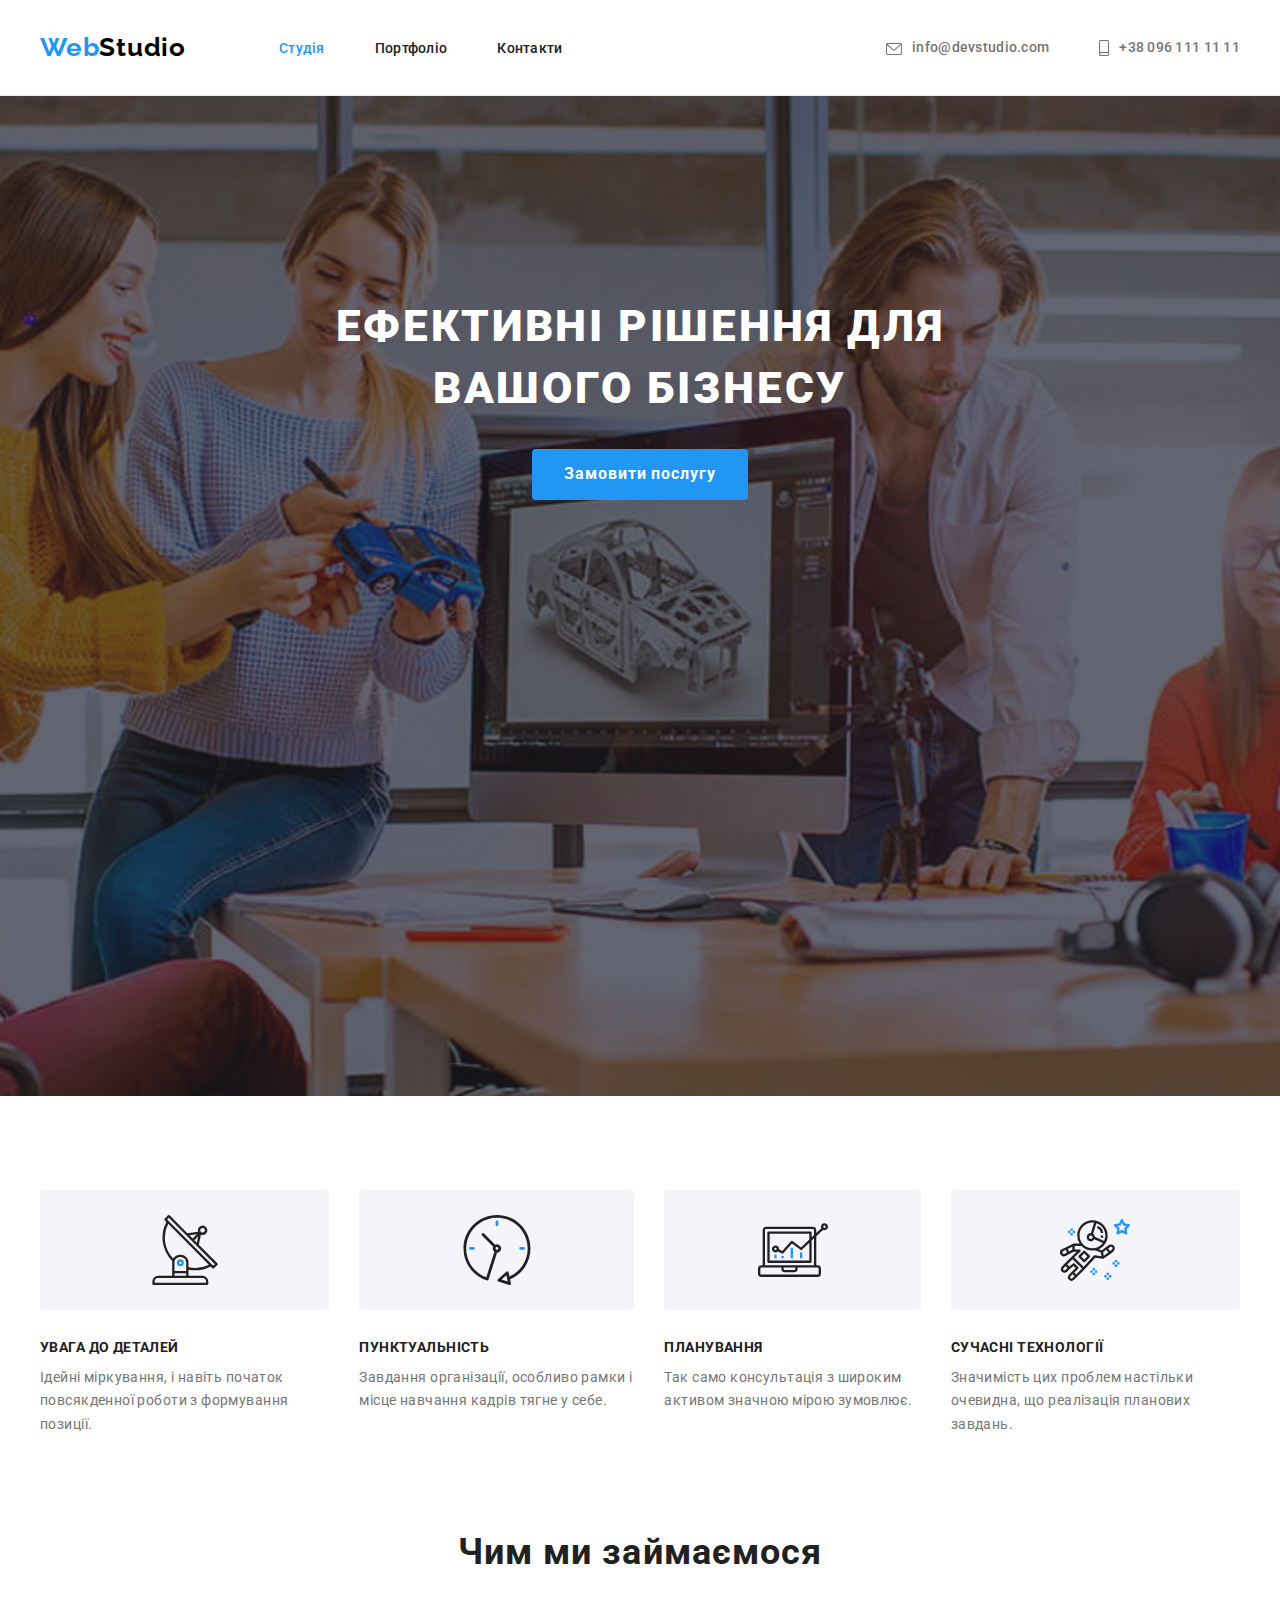
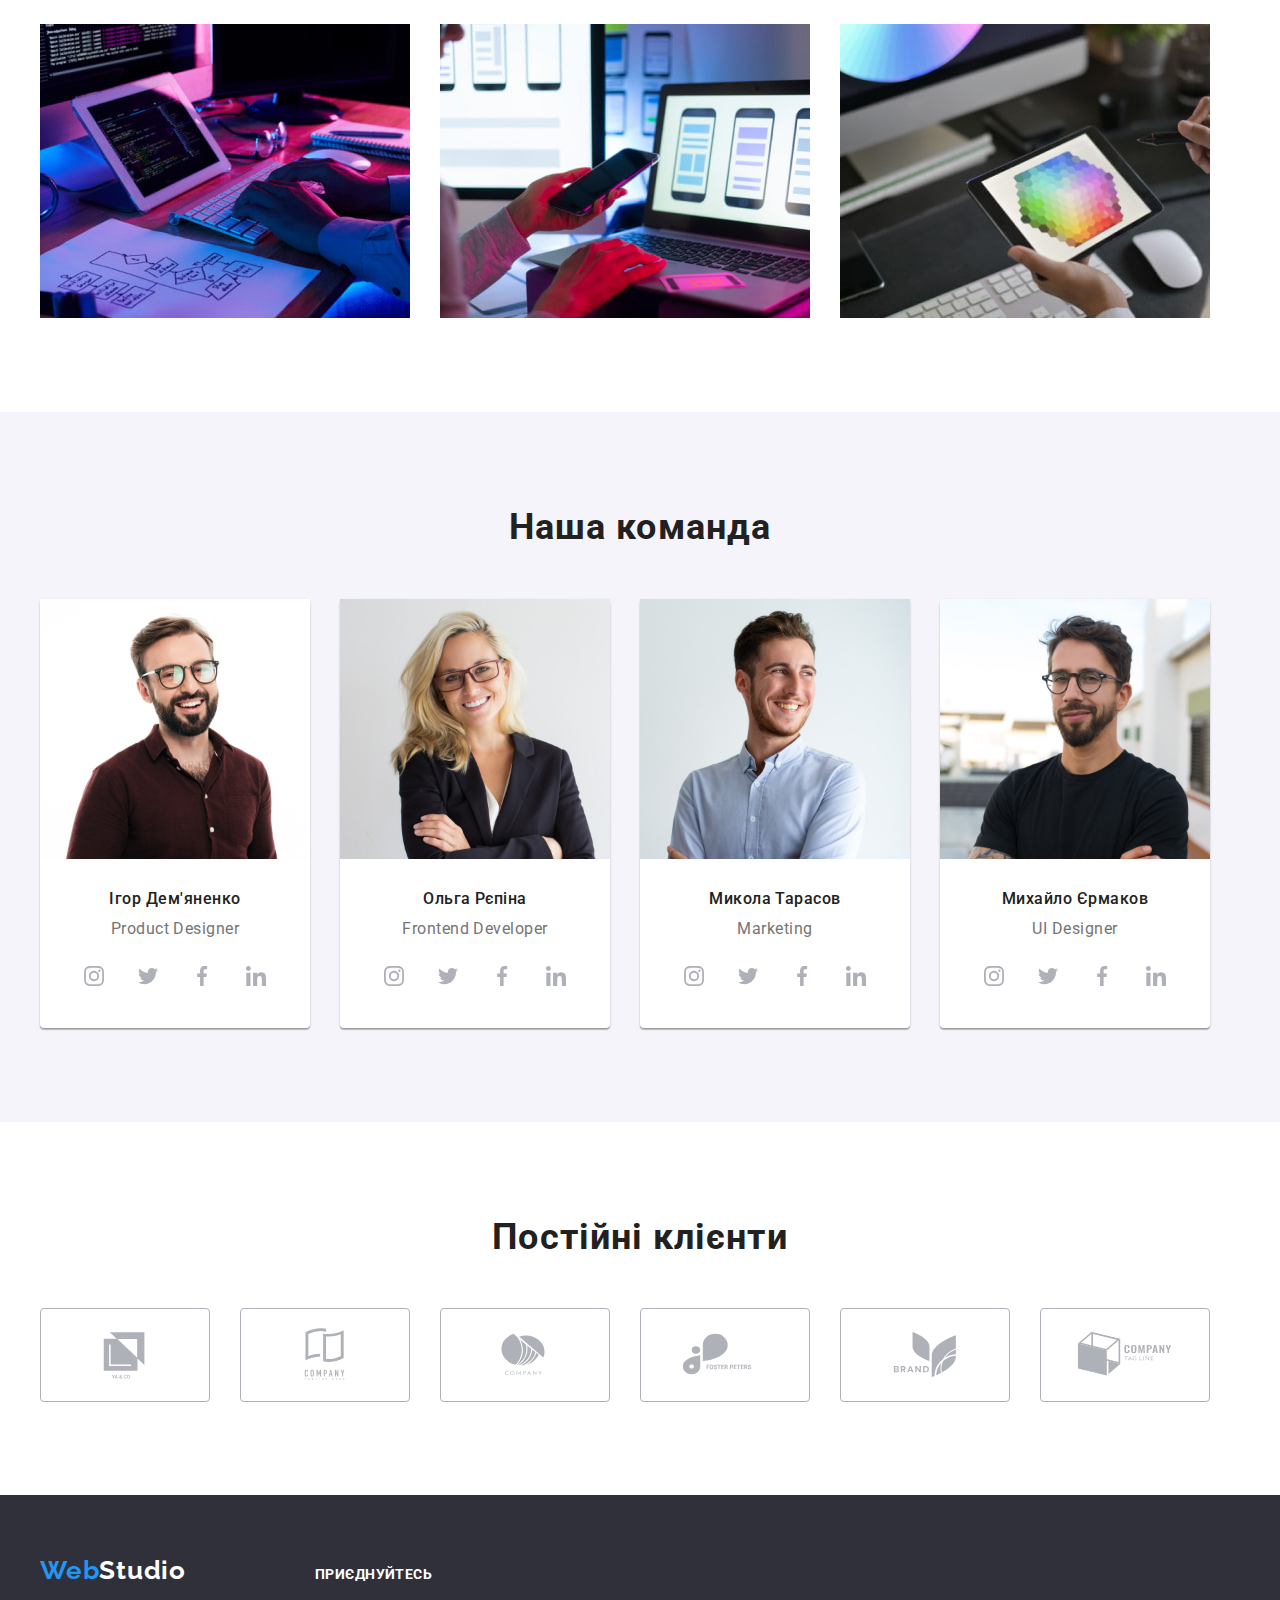
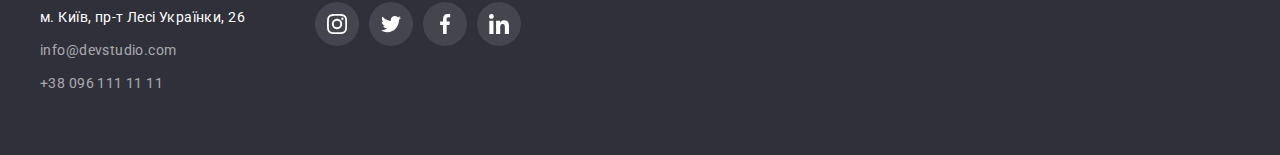
<file: index.html>
<!DOCTYPE html>
<html lang="uk-UA">
  <head>
    <meta charset="UTF-8" />
    <meta http-equiv="X-UA-Compatible" content="IE=edge" />
    <meta name="viewport" content="width=device-width, initial-scale=1.0" />
    <title>goit-markup-hw-04</title>
    <link rel="preconnect" href="https://fonts.googleapis.com">
    <link rel="preconnect" href="https://fonts.gstatic.com" crossorigin>
    <link href="https://fonts.googleapis.com/css2?family=Raleway:wght@700&family=Roboto:wght@400;500;700;900&display=swap" rel="stylesheet">
    <link rel="stylesheet" href="https://cdnjs.cloudflare.com/ajax/libs/modern-normalize/1.1.0/modern-normalize.min.css" integrity="sha512-wpPYUAdjBVSE4KJnH1VR1HeZfpl1ub8YT/NKx4PuQ5NmX2tKuGu6U/JRp5y+Y8XG2tV+wKQpNHVUX03MfMFn9Q==" crossorigin="anonymous" referrerpolicy="no-referrer" />
    <link rel="stylesheet" href="./css/styles.css">
   
  </head>
  <body>
    <header class="page-header">
      <div class="container header">
        <nav class="nav">
          <a class="logo" href="./index.html" lang="en">Web<span class="logo-header">Studio</span></a>
          <ul class="nav-list list">
            <li>
              <a class="current" href="./index.html">Студія</a>
            </li>
            <li>
              <a href="./portfolio.html">Портфоліо</a>
            </li>
            <li>
              <a href="link">Контакти</a>
            </li>
          </ul>
        </nav>
        <ul class="contacts-list list">
          <li class="contact-item">
            <a class="contact-link" href="mailto:info@devstudio.com">
              <svg class="envelope-icon" width="16" height="12">
                <use href="./images/icons.svg#envelope-1"></use> 
              </svg>
              <p class="contact-mail">
                info@devstudio.com
              </p>
            </a>
          </li>
          <li class="contact-item">
            <a class="contact-link" href="tel:+380961111111">
              <svg class="smartphone-icon" width="10" height="16">
                <use href="./images/icons.svg#smartphone-1"></use> 
              </svg>
              <p>
                +38 096 111 11 11
              </p>
            </a>
          </li>
        </ul>
      </div>
    </header>
    <main>
      <!-- Hero Section -->
      <section class="section hero-section">
        <h1 class="hero-title">
          Ефективні рішення для<br>вашого бізнесу
        </h1>
        <button class="hero-button" type="button">
          Замовити послугу
        </button>
      </section>
      <!-- Features Section -->
      <section class="section feature-section">
        <div class="container feature-section">
          <h2 class="hidden-title"> <!-- FIXME: Delete this <h2> with CSS -->
            Особливості
          </h2>
          <ul class="feature-list">
            <li>
              <div class="feature-card">
                <svg class="feature-icon" width="70" height="70">
                  <use href="./images/icons.svg#antenna"></use>
                </svg>
              </div>
              <h3 class="titles feature-title">
                УВАГА ДО ДЕТАЛЕЙ 
              </h3>
              <p class="feature-text">
                Ідейні міркування, і навіть початок повсякденної роботи з формування позиції.
              </p>
            </li>
            <li>
              <div class="feature-card">
                <svg class="feature-icon" width="70" height="70">
                  <use href="./images/icons.svg#clock"></use>
                </svg>
              </div>
              <h3 class="titles feature-title">
                ПУНКТУАЛЬНІСТЬ
              </h3>
              <p class="feature-text">
                Завдання організації, особливо рамки і місце навчання кадрів тягне у себе.
              </p>
            </li>
            <li>
              <div class="feature-card">
                <svg class="feature-icon" width="70" height="70">
                  <use href="./images/icons.svg#diagram"></use>
                </svg>
              </div>
              <h3 class="titles feature-title">
                ПЛАНУВАННЯ
              </h3>
              <p class="feature-text">
                Так само консультація з широким активом значною мірою зумовлює.
              </p>
            </li>
            <li>
              <div class="feature-card">
                <svg class="feature-icon" width="70" height="70">
                  <use href="./images/icons.svg#astronaut"></use>
                </svg>
              </div>
              <h3 class="titles feature-title">
                СУЧАСНІ ТЕХНОЛОГІЇ
              </h3>
              <p class="feature-text">
                Значимість цих проблем настільки очевидна, що реалізація планових завдань.
              </p>
            </li>
          </ul>
        </div>
      </section>
      <!--What-we-do Section  -->
      <section class="section">
        <h2 class="titles occupation-title">
          Чим ми займаємося
        </h2>
        <ul class="container occupation-list">
          <li><a href="link"><img src="./images/box-1.jpg" alt="Чим ми займаємося" width="370"></a></li>
          <li><a href="link"><img src="./images/box-2.jpg" alt="Чим ми займаємося" width="370"></a></li>
          <li><a href="link"><img src="./images/box-3.jpg" alt="Чим ми займаємося" width="370"></a></li>
        </ul>
      </section>
      <!-- Team Section -->
      <section class="section team-section">
        <h2 class="titles team-title">
          Наша команда
        </h2>
        <ul class="container team-list">
          <li class="team-card"> 
            <img src="./images/team-1.jpg" alt="Ігор Дем'яненко - Product Designer" width="270">
              <div class="card-title">
                <h3 class="titles team-name">Ігор Дем'яненко</h3>
                <p class="team-function" lang="en">Product Designer</p>
                <ul class="social-links">
              <li class="social-icons">
                <a class="social-thumb" href="https://www.instagram.com/" target="_blank" rel = "noopener noreferrer">
                  <svg class="icon" width="20" height="20">
                    <use href="./images/icons.svg#instagram"></use> 
                  </svg>
                </a>
              </li>
              <li class="social-icons">
                <a class="social-thumb" href="https://twitter.com/" target="_blank" rel = "noopener noreferrer">
                  <svg class="icon" width="20" height="20">
                    <use href="./images/icons.svg#twitter"></use> 
                  </svg>
                </a>
              </li>
              <li class="social-icons">
                <a class="social-thumb" href="https://www.facebook.com/" target="_blank" rel = "noopener noreferrer">
                  <svg class="icon" width="20" height="20">
                    <use href="./images/icons.svg#facebook"></use> 
                  </svg>
                </a>
              </li>
              <li class="social-icons">
                <a class="social-thumb" href="https://www.linkedin.com/" target="_blank" rel = "noopener noreferrer">
                  <svg class="icon" width="20" height="20">
                    <use href="./images/icons.svg#linkedin"></use> 
                  </svg>
                </a>
              </li>
                </ul>  
              </div>
          </li>

          <li class="team-card"> <img src="./images/team-2.jpg" alt="Ольга Рєпіна - Frontend Developer" width="270">
            <div class="card-title">
              <h3 class="titles team-name">Ольга Рєпіна</h3>
              <p class="team-function" lang="en">Frontend Developer</p>
              <ul class="social-links">
                <li class="social-icons">
                  <a class="social-thumb" href="https://www.instagram.com/" target="_blank" rel = "noopener noreferrer">
                    <svg class="icon" width="20" height="20">
                      <use href="./images/icons.svg#instagram"></use> 
                    </svg>
                  </a>
                </li>
                <li class="social-icons">
                  <a class="social-thumb" href="https://twitter.com/" target="_blank" rel = "noopener noreferrer">
                    <svg class="icon" width="20" height="20">
                      <use href="./images/icons.svg#twitter"></use> 
                    </svg>
                  </a>
                </li>
                <li class="social-icons">
                  <a class="social-thumb" href="https://www.facebook.com/" target="_blank" rel = "noopener noreferrer">
                    <svg class="icon" width="20" height="20">
                      <use href="./images/icons.svg#facebook"></use> 
                    </svg>
                  </a>
                </li>
                <li class="social-icons">
                  <a class="social-thumb" href="https://www.linkedin.com/" target="_blank" rel = "noopener noreferrer">
                    <svg class="icon" width="20" height="20">
                      <use href="./images/icons.svg#linkedin"></use> 
                    </svg>
                  </a>
                </li>
              </ul>  
            </div>
          </li>

          <li class="team-card"> <img src="./images/team-3.jpg" alt="Микола Тарасов - Marketing" width="270">
            <div class="card-title">
              <h3 class="titles team-name">Микола Тарасов</h3>
              <p class="team-function" lang="en">Marketing</p>
              <ul class="social-links">
                <li class="social-icons">
                  <a class="social-thumb" href="https://www.instagram.com/" target="_blank" rel = "noopener noreferrer">
                    <svg class="icon" width="20" height="20">
                      <use href="./images/icons.svg#instagram"></use> 
                    </svg>
                  </a>
                </li>
                <li class="social-icons">
                  <a class="social-thumb" href="https://twitter.com/" target="_blank" rel = "noopener noreferrer">
                    <svg class="icon" width="20" height="20">
                      <use href="./images/icons.svg#twitter"></use> 
                    </svg>
                  </a>
                </li>
                <li class="social-icons">
                  <a class="social-thumb" href="https://www.facebook.com/" target="_blank" rel = "noopener noreferrer">
                    <svg class="icon" width="20" height="20">
                      <use href="./images/icons.svg#facebook"></use> 
                    </svg>
                  </a>
                </li>
                <li class="social-icons">
                  <a class="social-thumb" href="https://www.linkedin.com/" target="_blank" rel = "noopener noreferrer">
                    <svg class="icon" width="20" height="20">
                      <use href="./images/icons.svg#linkedin"></use> 
                    </svg>
                  </a>
                </li>
              </ul>  
            </div>
          </li> 
          
          <li class="team-card"> <img src="./images/team-4.jpg" alt="Михайло Єрмаков - UI Designer" width="270">
            <div class="card-title">
              <h3 class="titles team-name">Михайло Єрмаков</h3>
              <p class="team-function" lang="en">UI Designer</p>
              <ul class="social-links">
                <li class="social-icons">
                  <a class="social-thumb" href="https://www.instagram.com/" target="_blank" rel = "noopener noreferrer">
                    <svg class="icon" width="20" height="20">
                      <use href="./images/icons.svg#instagram"></use> 
                    </svg>
                  </a>
                </li>
                <li class="social-icons">
                  <a class="social-thumb" href="https://twitter.com/" target="_blank" rel = "noopener noreferrer">
                    <svg class="icon" width="20" height="20">
                      <use href="./images/icons.svg#twitter"></use> 
                    </svg>
                  </a>
                </li>
                <li class="social-icons">
                  <a class="social-thumb" href="https://www.facebook.com/" target="_blank" rel = "noopener noreferrer">
                    <svg class="icon" width="20" height="20">
                      <use href="./images/icons.svg#facebook"></use> 
                    </svg>
                  </a>
                </li>
                <li class="social-icons">
                  <a class="social-thumb" href="https://www.linkedin.com/" target="_blank" rel = "noopener noreferrer">
                    <svg class="icon" width="20" height="20">
                      <use href="./images/icons.svg#linkedin"></use> 
                    </svg>
                  </a>
                </li>
              </ul> 
            </div>
          </li>    
        </ul>
      </section>
      <!-- Clients Section -->
      <section class="section">
        <h2 class="titles clients-title">
          Постійні клієнти
        </h2>
        <ul class="container clients-list">
          <li class="clients-item">
            <a class="clients-thumb" href="link" target="_blank" rel="noopener noreferrer">
              <svg class="client-icon" width="106" height="60">
                <use href="./images/icons.svg#logoclientone"></use>
              </svg>
            </a>
          </li>
          <li class="clients-item">
            <a class="clients-thumb" href="link" target="_blank" rel="noopener noreferrer">
              <svg class="client-icon" width="106" height="60">
                <use href="./images/icons.svg#logoclienttwo"></use>
              </svg>
            </a>
          </li>
          <li class="clients-item">
            <a class="clients-thumb" href="link" target="_blank" rel="noopener noreferrer">
              <svg class="client-icon" width="106" height="60">
                <use href="./images/icons.svg#logoclientthree"></use>
              </svg>
            </a>
          </li>
          <li class="clients-item">
            <a class="clients-thumb" href="link" target="_blank" rel="noopener noreferrer">
              <svg class="client-icon" width="106" height="60">
                <use href="./images/icons.svg#logoclientfour"></use>
              </svg>
            </a>
          </li>
          <li class="clients-item">
            <a class="clients-thumb" href="link" target="_blank" rel="noopener noreferrer">
              <svg class="client-icon" width="106" height="60">
                <use href="./images/icons.svg#logoclientfive"></use>
              </svg>
            </a>
          </li>
          <li class="clients-item">
            <a class="clients-thumb" href="link" target="_blank" rel="noopener noreferrer">
              <svg class="client-icon" width="106" height="60">
                <use href="./images/icons.svg#logoclientsix"></use>
              </svg>
            </a>
          </li>
        </ul>
      </section>
    </main>
    <footer class="footer-styles">
      <div class="container footer">
        <div class="footer-main">
          <div class="logo-div">
            <a class="logo logo-accent" href="./index.html">Web<span class="logo-footer">Studio</span></a>
            </div>
            <address>
              <ul class="footer-list">
                <li class="footer-address">
                м. Київ, пр-т Лесі Українки, 26
                </li>
                <li class="footer-item">
                <a class="footer-contacts" href="mailto:info@devstudio.com">info@devstudio.com</a>
                </li>
                <li class="footer-item">
                <a class="footer-contacts" href="tel:+380961111111">+38 096 111 11 11</a>
                </li>
            </ul>
            </address>
    
        </div>
        <div class="socials">
          <h4 class="socials-title">
            приєднуйтесь
          </h4>
          <ul class="socials-name">
            <li>
              <a class="socials-footer" href="https://www.instagram.com/" target="_blank" rel = "noopener noreferrer">
                <svg class="footer-icon" width="20" height="20">
                  <use href="./images/icons.svg#instagram"></use> 
                </svg>
              </a>  
            </li>
            <li>
              <a class="socials-footer" href="https://twitter.com/" target="_blank" rel = "noopener noreferrer">
                <svg class="footer-icon" width="20" height="20">
                  <use href="./images/icons.svg#twitter"></use> 
                </svg>
              </a>  
            </li>
            <li>
              <a class="socials-footer" href="https://www.facebook.com/" target="_blank" rel = "noopener noreferrer">
                <svg class="footer-icon" width="20" height="20">
                  <use href="./images/icons.svg#facebook"></use> 
                </svg>
              </a>  
            </li>
            <li>
              <a class="socials-footer" href="https://www.linkedin.com/" target="_blank" rel = "noopener noreferrer">
                <svg class="footer-icon" width="20" height="20">
                  <use href="./images/icons.svg#linkedin"></use> 
                </svg>
              </a>  
            </li>
          </ul>
        </div>
      </div>
  </footer>
  </body>
</html>
</file>
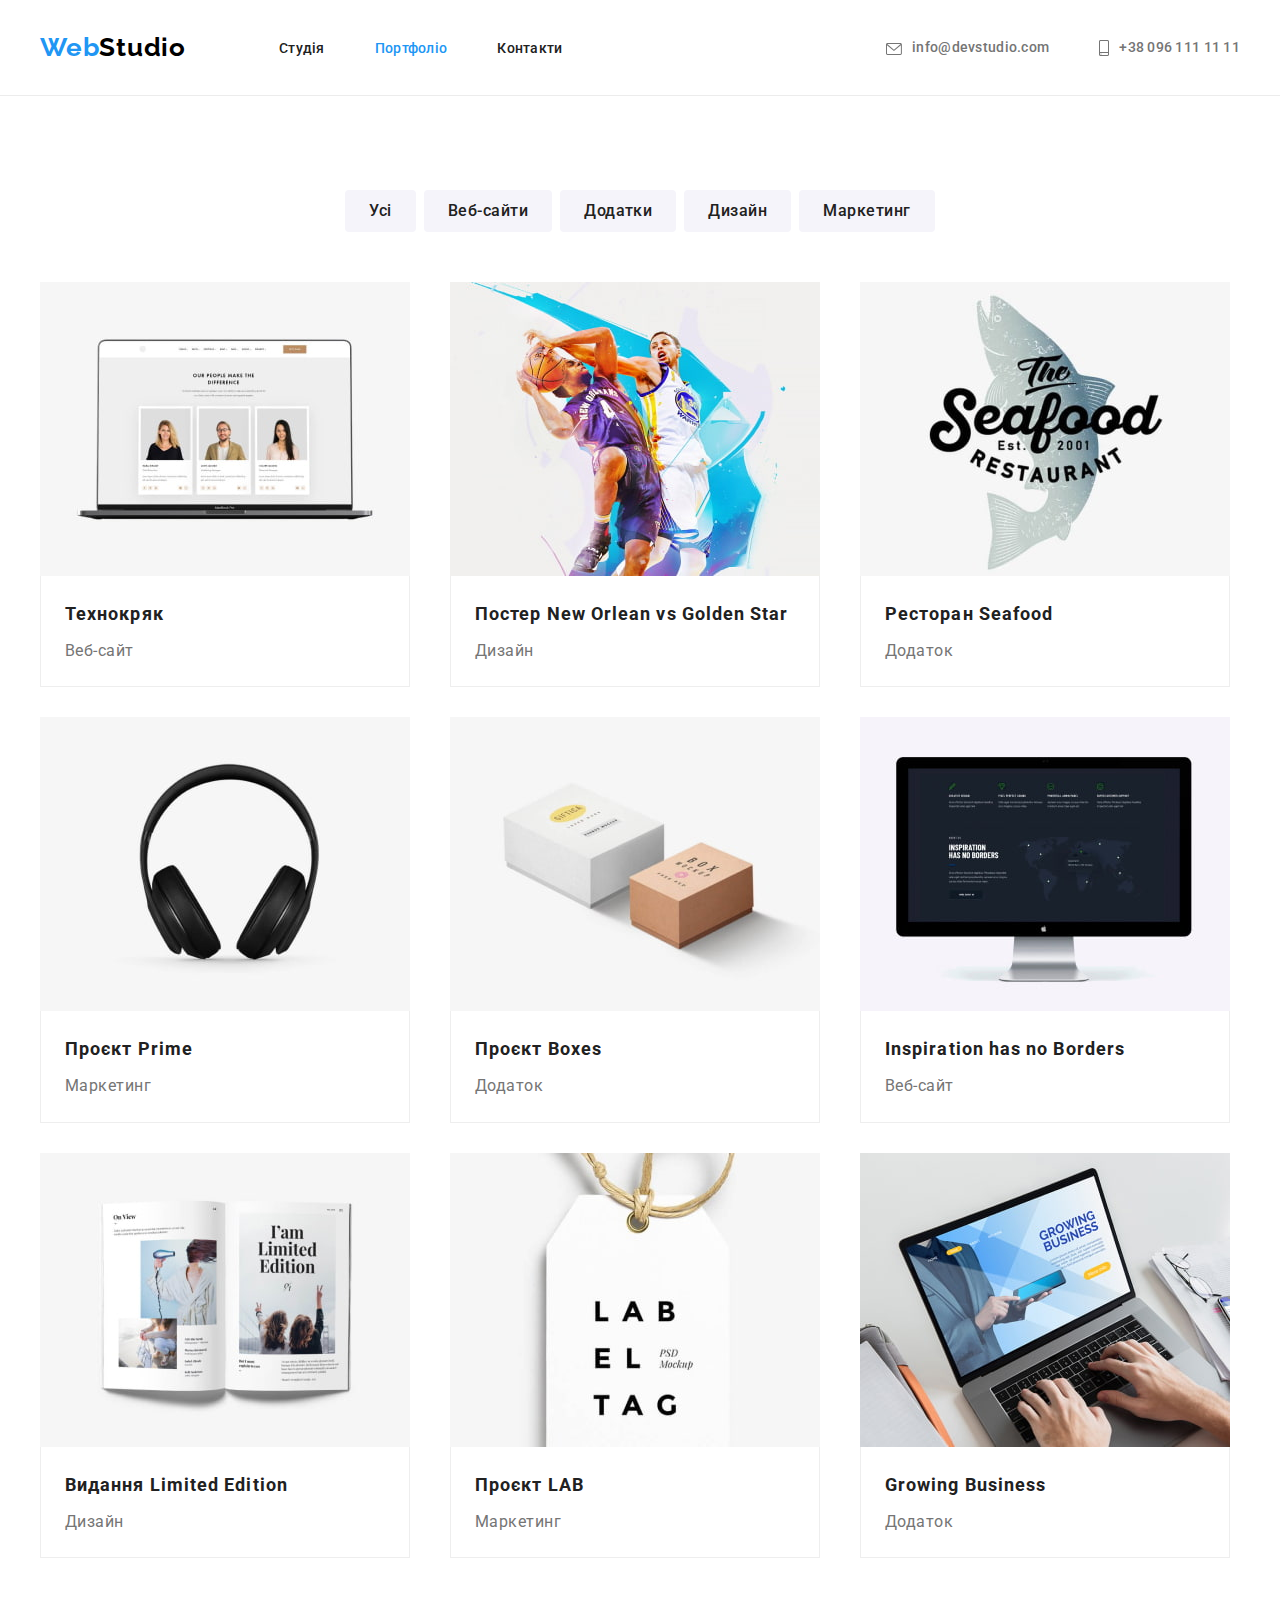
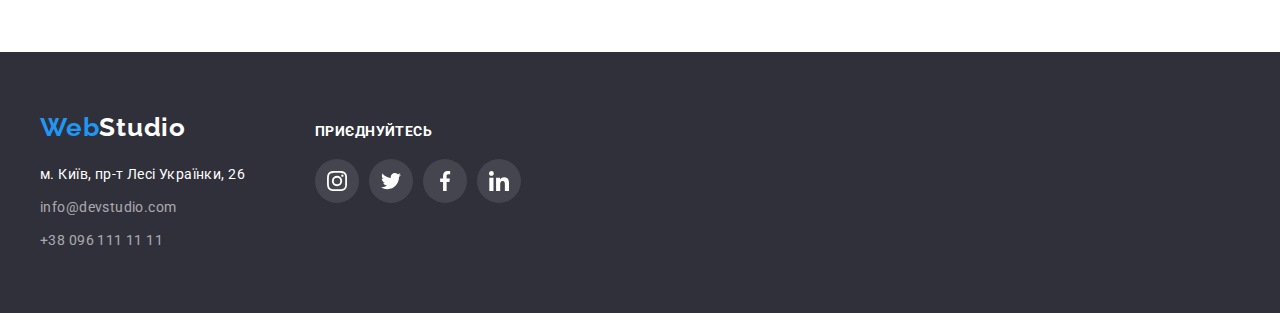
<file: portfolio.html>
<!DOCTYPE html>
<html lang="uk-UA">
  <head>
    <meta charset="UTF-8" />
    <meta http-equiv="X-UA-Compatible" content="IE=edge" />
    <meta name="viewport" content="width=device-width, initial-scale=1.0" />
    <title>goit-markup-hw-04</title>
    <link rel="preconnect" href="https://fonts.googleapis.com">
    <link rel="preconnect" href="https://fonts.gstatic.com" crossorigin>
    <link href="https://fonts.googleapis.com/css2?family=Raleway:wght@700&family=Roboto:wght@400;500;700;900&display=swap" rel="stylesheet">
    <link rel="stylesheet" href="https://cdnjs.cloudflare.com/ajax/libs/modern-normalize/1.1.0/modern-normalize.min.css" integrity="sha512-wpPYUAdjBVSE4KJnH1VR1HeZfpl1ub8YT/NKx4PuQ5NmX2tKuGu6U/JRp5y+Y8XG2tV+wKQpNHVUX03MfMFn9Q==" crossorigin="anonymous" referrerpolicy="no-referrer" />
    <link rel="stylesheet" href="./css/styles.css">
     </head>
  <body>
    <header class="page-header">
      <div class="container header">
        <nav class="nav">
          <a class="logo" href="./index.html" lang="en">Web<span class="logo-header">Studio</span></a>
          <ul class="nav-list list">
            <li>
              <a  href="./index.html">Студія</a>
            </li>
            <li>
              <a class="current" href="./portfolio.html">Портфоліо</a>
            </li>
            <li>
              <a href="link">Контакти</a>
            </li>
          </ul>
        </nav>
        <ul class="contacts-list list">
          <li class="contact-item">
            <a class="contact-link" href="mailto:info@devstudio.com">
              <svg class="envelope-icon" width="16" height="12">
                <use href="./images/icons.svg#envelope-1"></use> 
              </svg>
              <p class="contact-mail">
                info@devstudio.com
              </p>
            </a>
          </li>
          <li class="contact-item">
            <a class="contact-link" href="tel:+380961111111">
              <svg class="smartphone-icon" width="10" height="16">
                <use href="./images/icons.svg#smartphone-1"></use> 
              </svg>
              <p>
                +38 096 111 11 11
              </p>
            </a>
          </li>
        </ul>
      </div>
    </header>
    <main>
      <!-- Portfolio Section -->
      <section class="portfolio-section">
        <h1 class="hidden-title"> <!-- FIXME: Delete this <h1> with CSS -->
          Портфоліо
        </h1>
        <ul class="container btn-set">
          <li><button class="portfolio-button" type="button">Усі</button></li>
          <li><button class="portfolio-button" type="button">Веб-сайти</button></li>
          <li><button class="portfolio-button" type="button">Додатки</button></li>
          <li><button class="portfolio-button" type="button">Дизайн</button></li>
          <li><button class="portfolio-button" type="button">Маркетинг</button></li>
        </ul>
        <div class="container">
          <ul class="card-set">
            <li class="item">
              <a class="card-link" href="link" target="_blank" rel = "noopener noreferrer">
                <img src="./images/portfolio-img-6.jpg" alt="Технокряк - Веб-сайт" width="370">
                <div class="card-name">
                  <h2 class="titles portfolio-title">Технокряк</h2>
                  <p class="portfolio-text">Веб-сайт</p>
                </div>
              </a> 
            </li>

            <li class="item"> 
              <a class="card-link" href="link" target="_blank" rel = "noopener noreferrer">
                <img src="./images/portfolio-img-4.jpg" alt="Постер New Orlean vs Golden Star - Дизайн" width="370">
                <div class="card-name">
                  <h2 class="titles portfolio-title">Постер <span lang="en">New Orlean vs Golden Star</span></h2>
                  <p class="portfolio-text">Дизайн</p>
                </div>
                </a>
              </li>

            <li class="item"> 
              <a class="card-link" href="link" target="_blank" rel = "noopener noreferrer">
                <img src="./images/portfolio-img-5.jpg" alt="Ресторан Seafood - Додаток" width="370">
                <div class="card-name">
                  <h2 class="titles portfolio-title">Ресторан <span lang="en">Seafood</span></h2>
                  <p class="portfolio-text">Додаток</p>
                </div>
              </a>
            </li>

            <li class="item"> 
              <a class="card-link" href="link" target="_blank" rel = "noopener noreferrer">
                <img src="./images/portfolio-img-7.jpg" alt="Проєкт Prime - Маркетинг" width="370">
                <div class="card-name">
                  <h2 class="titles portfolio-title">Проєкт <span lang="en">Prime</span></h2>
                  <p class="portfolio-text">Маркетинг</p>
                </div>
              </a>
            </li>

            <li class="item"> 
              <a class="card-link" href="link" target="_blank" rel = "noopener noreferrer">
                <img src="./images/portfolio-img-8.jpg" alt="Проєкт Boxes - Додаток" width="370">
                  <div class="card-name">
                  <h2 class="titles portfolio-title">Проєкт <span lang="en">Boxes</span></h2>
                  <p class="portfolio-text">Додаток</p>
                </div>
              </a>
            </li>

            <li class="item"> 
              <a class="card-link" href="link" target="_blank" rel = "noopener noreferrer">
                <img src="./images/portfolio-img-9.jpg" alt="Inspiration has no Borders - Веб-сайт" width="370">
                <div class="card-name">
                <h2 class="titles portfolio-title" lang="en">Inspiration has no Borders</h2>
                <p class="portfolio-text">Веб-сайт</p>
                </div>
              </a>
            </li>

            <li class="item"> 
              <a class="card-link" href="link" target="_blank" rel = "noopener noreferrer">
                <img src="./images/portfolio-img-1.jpg" alt="Видання Limited Edition - Дизайн" width="370">
                <div class="card-name">
                  <h2 class="titles portfolio-title">Видання <span lang="en">Limited Edition</span></h2>
                  <p class="portfolio-text">Дизайн</p>
                </div>
              </a>
            </li>

            <li class="item">
              <a class="card-link" href="link" target="_blank" rel = "noopener noreferrer">
                <img src="./images/portfolio-img-2.jpg" alt="Проєкт LAB - Маркетинг" width="370">
                <div class="card-name">
                  <h2 class="titles portfolio-title">Проєкт <span lang="en">LAB</span></h2>
                  <p class="portfolio-text">Маркетинг</p>
                </div>
              </a>
            </li>

            <li class="item">
              <a class="card-link" href="link" target="_blank" rel = "noopener noreferrer">
                <img src="./images/portfolio-img-3.jpg" alt="Growing Business - Додаток" width="370">
                <div class="card-name">
                  <h2 class="titles portfolio-title" lang="en">Growing Business</h2>
                  <p class="portfolio-text">Додаток</p>
                </div>
              </a>
            </li>
          </ul>

        </div>
      </section>
    </main>
    <footer class="footer-styles">
      <div class="container footer">
        <div class="footer-main">
          <div class="logo-div">
            <a class="logo logo-accent" href="./index.html">Web<span class="logo-footer">Studio</span></a>
            </div>
            <address>
              <ul class="footer-list">
                <li class="footer-address">
                м. Київ, пр-т Лесі Українки, 26
                </li>
                <li class="footer-item">
                <a class="footer-contacts" href="mailto:info@devstudio.com">info@devstudio.com</a>
                </li>
                <li class="footer-item">
                <a class="footer-contacts" href="tel:+380961111111">+38 096 111 11 11</a>
                </li>
            </ul>
            </address>
    
        </div>
        <div class="socials">
          <h4 class="socials-title">
            приєднуйтесь
          </h4>
          <ul class="socials-name">
            <li>
              <a class="socials-footer" href="https://www.instagram.com/" target="_blank" rel = "noopener noreferrer">
                <svg class="footer-icon" width="20" height="20">
                  <use href="./images/icons.svg#instagram"></use> 
                </svg>
              </a>  
            </li>
            <li>
              <a class="socials-footer" href="https://twitter.com/" target="_blank" rel = "noopener noreferrer">
                <svg class="footer-icon" width="20" height="20">
                  <use href="./images/icons.svg#twitter"></use> 
                </svg>
              </a>  
            </li>
            <li>
              <a class="socials-footer" href="https://www.facebook.com/" target="_blank" rel = "noopener noreferrer">
                <svg class="footer-icon" width="20" height="20">
                  <use href="./images/icons.svg#facebook"></use> 
                </svg>
              </a>  
            </li>
            <li>
              <a class="socials-footer" href="https://www.linkedin.com/" target="_blank" rel = "noopener noreferrer">
                <svg class="footer-icon" width="20" height="20">
                  <use href="./images/icons.svg#linkedin"></use> 
                </svg>
              </a>  
            </li>
          </ul>
        </div>
      </div>
  </footer>
  </body>
</html>
</file>
<file: css/styles.css>
/* LIST OF COMMENTS Ctrl+F */

/* Variables */
/* Default settings turn off */
/* Inherited Settings */
/* Logo */
/* Nav & Contacts List */
/* Hero Section */
/* Buttons */
/* Section`s Titles */
/* Features Section */
/* Team Section */
/* Clients Section */
/* Portfolio Section */
/* Footer */



/* Variables */

:root {
    --brand-color: #757575;
    --accent-color: #2196F3;
    --primary-color: #212121;
    --secondary-color: #000000;
    --white-color: #FFFFFF;
    --white-opacity: rgba(255, 255, 255, .6);
    --bg-color: #2F303A;
    --button-color: #F5F4FA;
    --hero-button: #188CE8;
    --header-line: #ECECEC;
    --card-border:  #EEEEEE;
    --hero-gradient: rgba(47, 48, 58, 0.4);
    --icon-color: #AFB1B8;
    --icon-opacity: rgba(255, 255, 255, .1);
}

/* :focus { outline: none; } */

/* Default settings turn off */

ul, p, h1, h2, h3, h4, h5, h6 {
    list-style: none;
    padding: 0;
    margin: 0;
}
a {text-decoration: none;}


/* Inherited Settings */

body {
    margin: 0;
    color: var(--brand-color);
    background-color: var(--white-color);
    font-family: "Roboto", sans-serif;
}

.container {
    width: 1200px;
    padding-left: 15px;
    padding-right: 15px;
    margin-left: auto;
    margin-right: auto;
}

.section {
    padding-top: 94px;
    padding-bottom: 94px;
}

img {
    display: block;
    max-width: 100%;
    height: auto;
}

.list {
    padding: 0;
    margin: 0;
}

/* Page Header */

.page-header {
    border-bottom: 1px solid var(--header-line);
}

/* Logo */

.logo {
    display: block;
    padding-top: 32px;
    padding-bottom: 32px;
    color: var(--accent-color);
    font-family: "Raleway", sans-serif;
    font-weight: 700;
    font-size: 26px;
    line-height: 1.2;
    letter-spacing: 0.03em;
}

.logo-header {color: var(--secondary-color);}
.logo-footer {color: var(--white-color);}


/* Nav & Contacts List */

.container.header {
    display: flex;
    align-items: center; 
}

.nav, .nav-list, .contacts-list {
    display: flex;
    align-items: center;
}

.nav-list, .contacts-list {
    margin-left: 93px;
    gap: 50px;
}

.contacts-list {
margin-left: auto;
}

.nav-list a,
.contacts-list a {
    /* display: block; */
    padding-top: 32px;
    padding-bottom: 32px;
    color: var(--primary-color);
    font-weight: 500;
    font-size: 14px;
    line-height: 1.1;
    letter-spacing: 0.02em;
}

.list a:hover,
.list a:focus,
.footer-contacts:hover,
.footer-contacts:focus {
    color: var(--accent-color);
}

.list .current {
    color: var(--accent-color);
}

/* Mentor`s notes - FIXED */
/* .list .current:hover,
.list .current:focus {
    color: var(--primary-color);
    text-decoration: underline;
} */
.contacts-list a {
    color: inherit;
}

.envelope-icon {
    margin-right: 10px;
    /* width: 16px;
    height: 12px; */
    fill: var(--brand-color);
}

.smartphone-icon {
    margin-right: 10px;
    /* width: 10px;
    height: 16px; */
    fill: var(--brand-color);
}


.contact-link {
    display: flex;
    align-items: flex-end;
}

.contact-link:hover .envelope-icon,
.contact-link:hover .smartphone-icon,
.contact-link:focus .envelope-icon,
.contact-link:focus .smartphone-icon {
    fill: var(--accent-color);
    stroke: var(--accent-color);
    stroke-width: 1px;
}

/* .contact-mail {
    display: block;
} */

/* .contact-item{
    display: flex;
    align-items: center;
} */

/* Hero Section */

.hero-section {
    max-width: 1600px;
    height: 600px;
    padding: 200px 0;
    margin-right: auto;
    margin-left: auto;
    text-align: center;
    background-color: var(--bg-color);
    color: var(--white-color);
    background-image:
        linear-gradient(
            to left,
            var(--hero-gradient), 
            var(--hero-gradient)
        ),  url("../images/hero.jpg");
    background-size: cover;
    background-repeat: no-repeat;
    background-position: center;


    /* Mentor`s notes - FIXED */
    /* font-weight: 900;
    font-size: 44px;
    line-height: 1.4;
    text-align: center;
    letter-spacing: 0.06em;
    text-transform: uppercase; */
}

.hero-title {
    margin-top: 0;
    margin-bottom: 30px;
    font-weight: 900;
    font-size: 44px;
    line-height: 1.4;
    letter-spacing: 0.06em;
    text-transform: uppercase;
}

/* Buttons */

button {
    font-family: inherit;
    cursor: pointer;
    border-radius: 4px;
}

.hero-button {
    padding: 10px 32px;
    color: var(--white-color);
    background-color: var(--accent-color);
    border: 0;
    font-weight: 700;
    font-size: 16px;
    line-height: 1.9;
    letter-spacing: 0.06em;
}

.hero-button:hover,
.hero-button:focus {
    /* color: var(--secondary-color); */
    background-color: var(--hero-button);
}

.portfolio-button {
    padding: 6px 22px;
    color: var(--primary-color);
    background-color: var(--button-color);
    font-weight: 500;
    font-size: 16px;
    line-height: 1.6;
    letter-spacing: 0.03em;
    border-color: transparent;
}

.portfolio-button:hover,
.portfolio-button:focus {
    color: var(--white-color);
    background-color: var(--accent-color);
    outline: none;
    box-shadow: 0px 3px 1px rgba(0, 0, 0, 0.1), 0px 1px 2px rgba(0, 0, 0, 0.08), 0px 2px 2px rgba(0, 0, 0, 0.12);
}

/* Section`s Titles */

.hidden-title {
    position: absolute;
    width: 1px;
    height: 1px;
    margin: -1px;
    border: 0;
    padding: 0;
    
    white-space: nowrap;
    clip-path: inset(100%);
    clip: rect(0 0 0 0);
    overflow: hidden;
}

.titles {
    color: var(--primary-color);
}

.occupation-title,
.team-title,
.clients-title {
    font-weight: 700;
    font-size: 36px;
    line-height: 1.2;
    letter-spacing: 0.03em;
}

/* Features Section */

.container.feature-section {
    display: flex;
}

.feature-section {
    padding-bottom: 0;
}

.feature-list {
    display: flex;
    gap: 30px;
}

.feature-card {
    height: 120px;
    margin-bottom: 30px;
    background-color: var(--button-color);
    border-radius: 4px;
    display: flex;
    align-items: center;
    justify-content: center;
}

.feature-title {
    margin-bottom: 10px;
    font-weight: 700;
    font-size: 14px;
    line-height: 1.1;
    letter-spacing: 0.03em;
    text-transform: uppercase;
}

.feature-text {
    font-size: 14px;
    line-height: 1.7;
    letter-spacing: 0.03em;
}  

/* What-we-do Section */

.occupation-title {
    text-align: center;
    margin-bottom: 50px;
}

.occupation-list {
    display: flex;
    gap: 30px;
}

/* Team Section */

.team-section {
    background-color: var(--button-color);
}

.team-title {
    text-align: center;
    margin-bottom: 50px;
} 
.team-list {
    display: flex;
    gap: 30px;
}

.team-card {
    border-radius: 4px;
    background-color: var(--white-color);
    box-shadow: 0 2px 1px 0 rgba(0, 0, 0, 0.2), 0 1px 1px 0 rgba(0, 0, 0, 0.14), 0 1px 3px 0 rgba(0, 0, 0, 0.12);
}

.card-title {
    padding-top: 30px;
    padding-bottom: 30px;
    text-align: center;
}

.team-name {
    font-weight: 500;
    font-size: 16px;
    line-height: 1.2;
    letter-spacing: 0.03em;
}

.team-function {
    margin-top: 10px;
    font-size: 16px;
    line-height: 1.2;
    letter-spacing: 0.03em;
}

.social-links {
    display: flex;
    margin: 0;
    padding: 0;
    list-style: none;
    margin-top: 16px;
    height: 44px;
    margin-left: auto;
    margin-right: auto;
    justify-content: center;
    align-items: center;
    gap: 10px;
}

.social-thumb {
    display: flex;
    justify-content: center;
    align-items: center;
    width: 44px;
    height: 44px;
}

.social-thumb:hover,
.social-thumb:focus {
    background-color: var(--accent-color);
    border-radius: 50%;
}

.social-thumb:hover .icon,
.social-thumb:focus .icon {
    fill: var(--white-color);
} 

.icon {
    fill: var(--icon-color);
    }

.icon:hover,
.icon:focus {
    fill: var(--white-color);
}

/* Clients Section */

.clients-title {
    text-align: center;
    margin-bottom: 50px;
}

.clients-list {
    display: flex;
    margin-left: auto;
    margin-bottom: auto;
    gap: 30px;
    list-style: none;
}

.clients-item {
    display: flex;
    justify-content: center;
    align-items: center;
    max-width: 170px;
    height: 92px;
    
}

.clients-item:hover,
.clients-item:focus  {
    /* border: 1px solid var(--accent-color); */
    outline: none;
}

.clients-item:hover .client-icon,
.clients-item:focus .client-icon {
    fill: var(--accent-color);
    outline: none;
}

.clients-thumb {
    display: flex;
    justify-content: center;
    align-items: center;
    width: 170px;
    height: 92px;
    cursor: pointer;
    border: 1px solid var(--icon-color);
    border-radius: 4px;
}

.clients-thumb:hover,
.clients-thumb:focus {
    border: 2px solid var(--accent-color);
    border-radius: 4px;
    outline: none;
}

.clients-thumb:hover .client-icon,
.clients-thumb:focus .client-icon {
    fill: var(--accent-color);
    /* border: var(--accent-color); */
    outline: none;
}

.client-icon {
    fill: var(--icon-color);
}

.client-icon:hover,
.client-icon:focus {
    /* fill: var(--accent-color); */
}

/* Portfolio Section */

.portfolio-section {
    padding-top: 94px;
    padding-bottom: 94px;
}

.btn-set {
    display: flex;
    justify-content: center;
    gap: 8px;
    /* padding-top: 94px; */
    /* padding-bottom: 34px; */
    margin-bottom: 50px;
}

.container > .card-set {
    display: flex;
    flex-wrap: wrap;
    /* padding-bottom: 94px; */
    margin-left: -30px;
    margin-top: -30px;
}

.card-set > .item {
    flex-basis: calc(100% / 3 - 30px);
    margin-left: 30px;
    margin-top: 30px;
}

.card-link {
    display: inline-block;
}

a.card-link:link,
a.card-link:visited,
a.card-link:active {
    text-decoration: none;
    color: var(--brand-color);
}

a.card-link:hover,
a.card-link:focus {
    box-shadow: 0px 1px 1px rgba(0, 0, 0, 0.12), 0px 4px 4px rgba(0, 0, 0, 0.06), 1px 4px 6px rgba(0, 0, 0, 0.16);
    outline: none;
}

.card-name {
    padding: 20px 24px;
    background-color: var(--white-color);
    border: 1px solid var(--card-border);
    border-top: 0;

}

.portfolio-title {
    font-weight: 700;
    font-size: 18px;
    line-height: 2;
    letter-spacing: 0.06em;
}

.portfolio-text {
    margin-top: 4px;
    font-size: 16px;
    line-height: 1.9;
    letter-spacing: 0.03em;
}

/* Footer */
.footer-styles {
    padding: 60px 0;
    background-color: var(--bg-color);
}



.container.footer {
    justify-content: flex-start;
    /* padding-top: 60px;
    padding-bottom: 60px; */
}

.footer {
    display: flex;
    align-items: baseline
}

.logo-div {
/* margin-top: 60px; */
margin-bottom: 20px;}

.logo-accent {
    padding: 0;
}

.footer-address {
    margin-bottom: 9px;
    color: var(--white-color);
    font-style: normal;
    font-size: 14px;
    line-height: 1.7;
    letter-spacing: 0.03em;
}

/* .footer-list:last-child {
    margin-top: 9px;
} */

.footer-item {
    margin-bottom: 9px;
}
.footer-item:last-child {
    margin-bottom: 0;
}

.footer-contacts {    
    /* padding-top: 4px;
    padding-bottom: 4px; */
    color: var(--white-opacity);
    font-style: normal;
    font-size: 14px;
    line-height: 1.7;
    letter-spacing: 0.03em;
}

.socials {
    margin-left: 70px;
}

.socials-name {
    display: flex;
    height: 44px;
    justify-content: center;
    align-items: center;
    gap: 10px;
}

.socials-footer {
    display: flex;
    justify-content: center;
    align-items: center;
    width: 44px;
    height: 44px;
    background-color: var(--icon-opacity);
    border-radius: 50%;
}

.socials-footer:hover,
.socials-footer:focus {
    background-color: var(--accent-color);
    outline: none;
}

.footer-icon {
    fill: var(--white-color);
    }


.socials-title {
    margin-bottom: 20px;
    font-weight: 700;
    font-size: 14px;
    line-height: 1.1;
    letter-spacing: 0.03em;
    text-transform: uppercase;
    color: var(--white-color);

}
</file>
